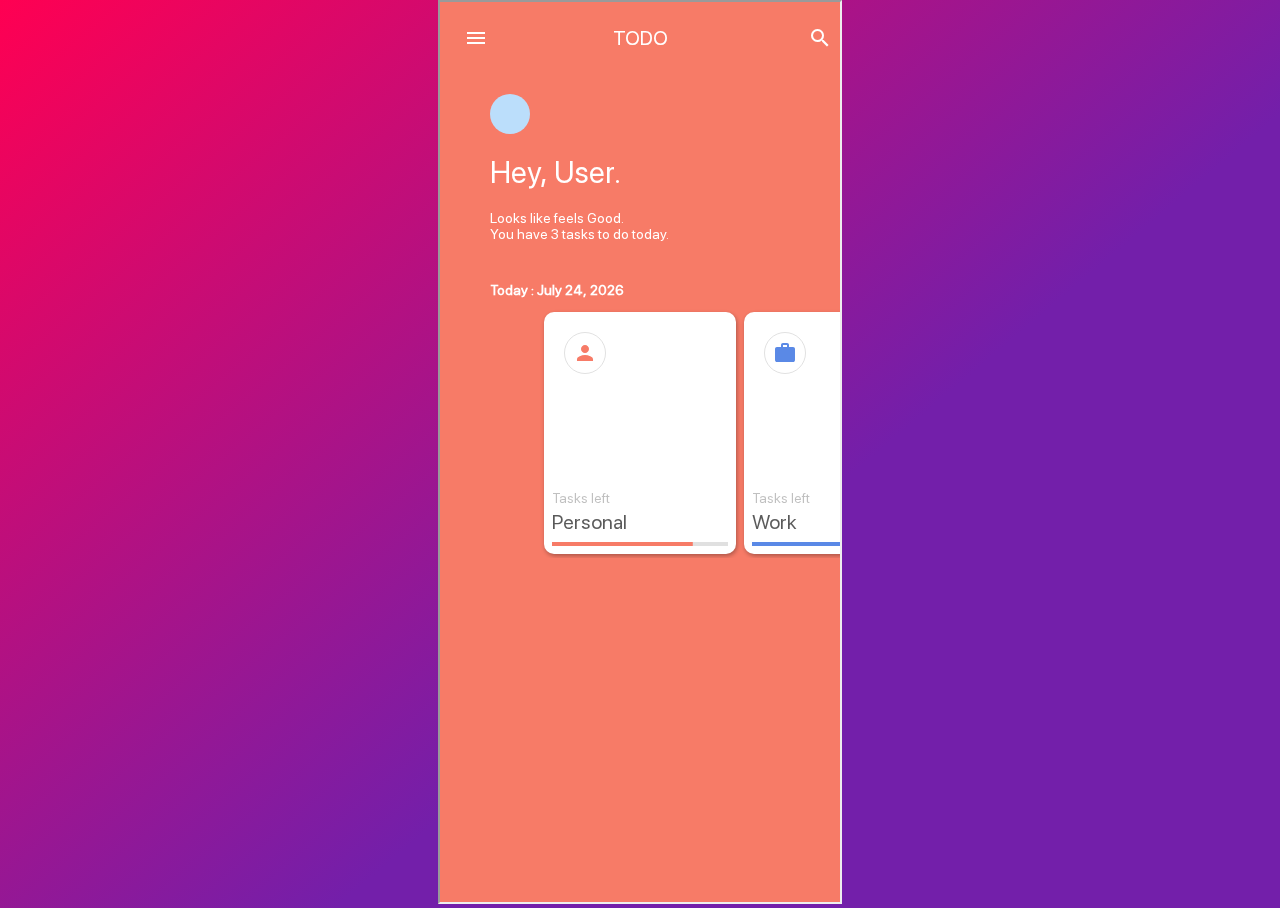
<file: docs/index.html>
<!DOCTYPE html>
<html>
  <head>
    <meta charset="UTF-8" />
    <meta content="IE=Edge" http-equiv="X-UA-Compatible" />
    <meta name="description" content="A new Flutter project." />

    <!-- iOS meta tags & icons -->
    <meta name="apple-mobile-web-app-capable" content="yes" />
    <meta name="apple-mobile-web-app-status-bar-style" content="black" />
    <meta name="apple-mobile-web-app-title" content="Todo" />
    <link rel="apple-touch-icon" href="icons/Icon-192.png" />
    <link rel="stylesheet" href="style.css" />

    <!-- Favicon -->
    <link rel="shortcut icon" type="image/png" href="favicon.png" />

    <title>Todo</title>
  </head>
  <body style="width: 100%;">
    <div
      style="
        width: 100%;
        height: 100%;
        align-items: center;
        text-align: center;
      "
    >
      <iframe src="index_m.html" class="frame"></iframe>
    </div>
  </body>
</html>
</file>
<file: docs/style.css>
.frame {
  margin: 0;
  padding: 0;
  min-height: 100vh;
  align-self: center;
  width: 400px;
  @media screen and (max-width: 400px) {
     {
      width: 100%;
    }
  }
}

body {
  margin: 0;
  padding: 0;
  background: rgb(115, 31, 170);
  background: -moz-linear-gradient(
    320deg,
    rgba(115, 31, 170, 1) 40%,
    rgba(255, 0, 82, 1) 100%
  );
  background: -webkit-linear-gradient(
    320deg,
    rgba(115, 31, 170, 1) 40%,
    rgba(255, 0, 82, 1) 100%
  );
  background: linear-gradient(
    320deg,
    rgba(115, 31, 170, 1) 40%,
    rgba(255, 0, 82, 1) 100%
  );
  filter: progid:DXImageTransform.Microsoft.gradient(startColorstr="#731faa",endColorstr="#ff0052",GradientType=1);         
}
</file>
